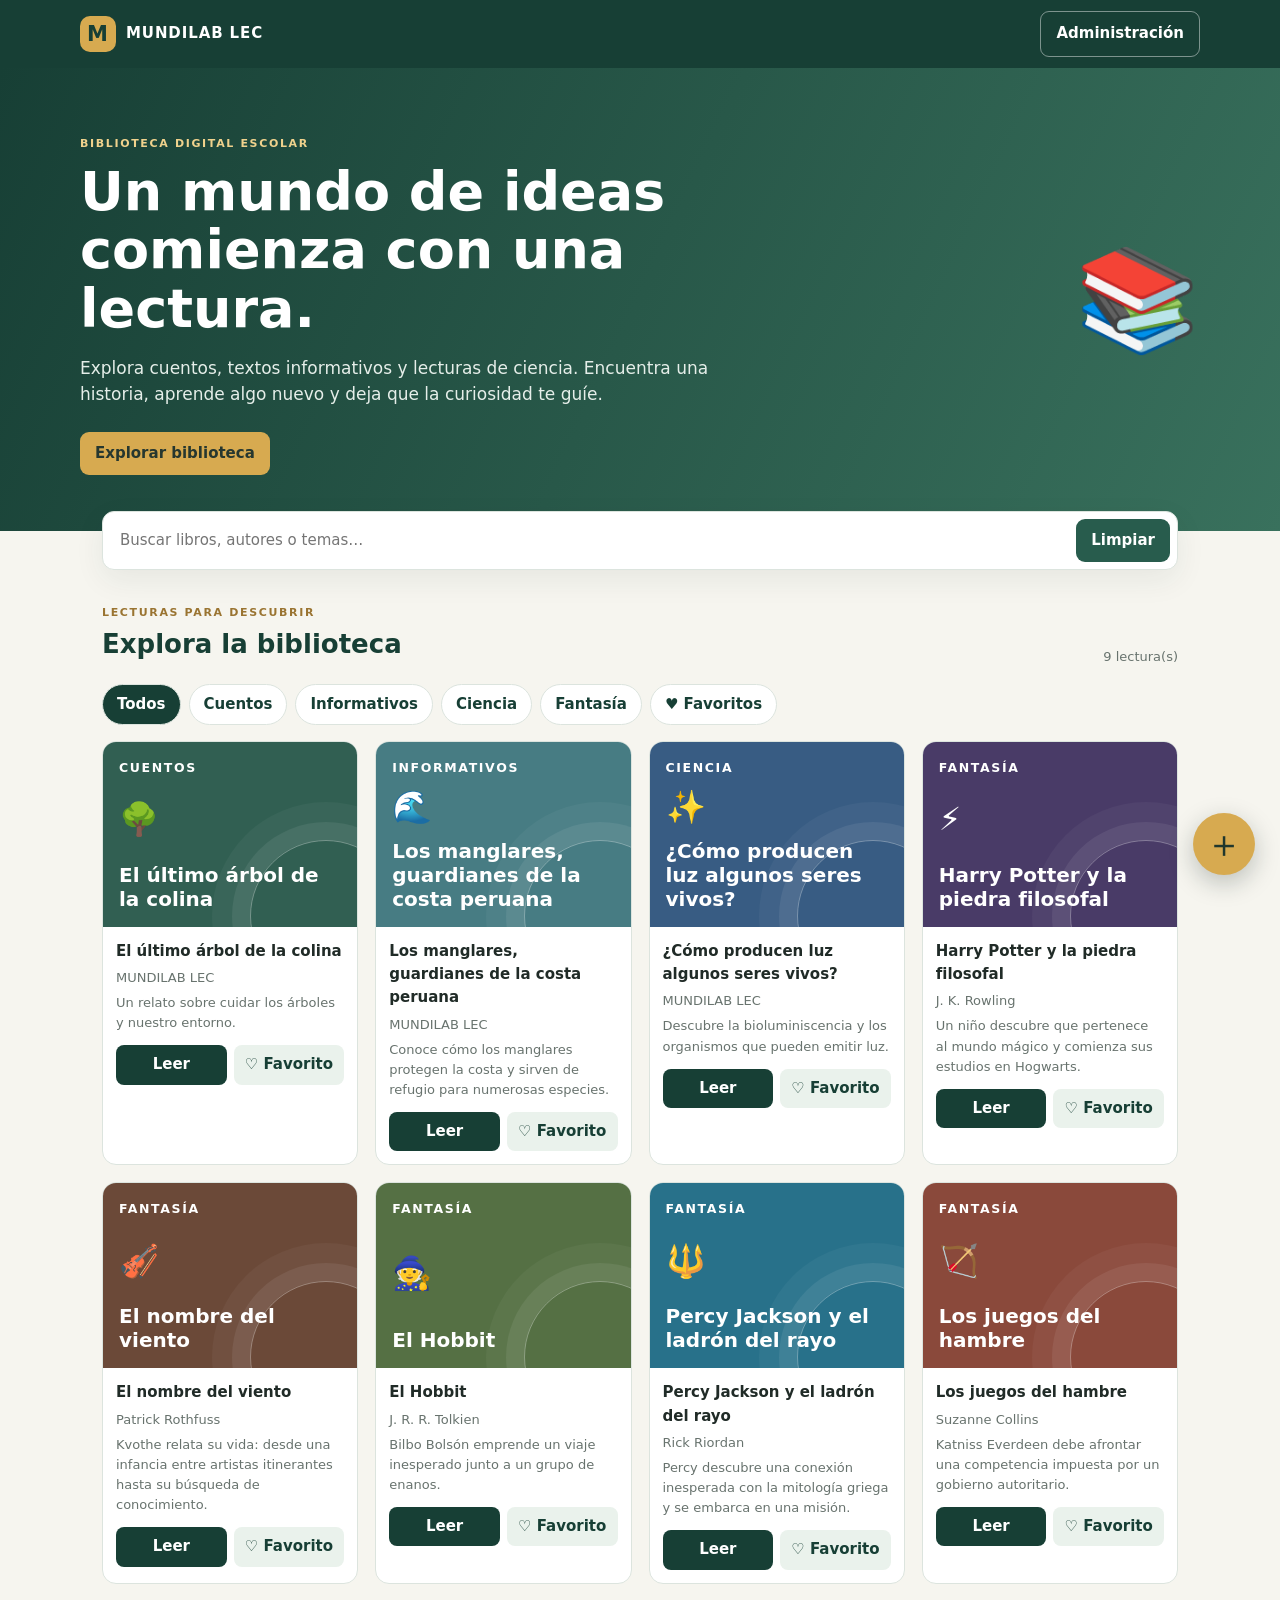
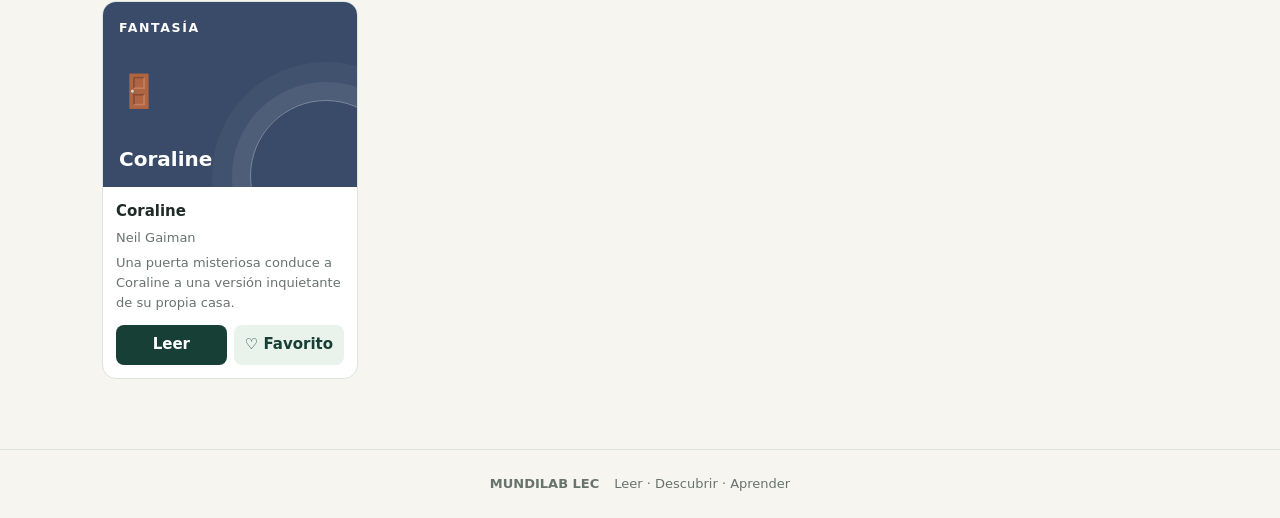
<file: index.html>
<!doctype html>
<html lang="es">
<head>
<meta charset="utf-8"><meta name="viewport" content="width=device-width,initial-scale=1">
<meta name="description" content="MUNDILAB LEC, biblioteca digital escolar para leer, descubrir y aprender.">
<meta name="theme-color" content="#173f35"><title>MUNDILAB LEC | Biblioteca digital</title>
<link rel="stylesheet" href="styles.css">
</head>
<body>
<header class="topbar"><a class="brand" href="#"><span class="brand-mark">M</span><span id="brandName">MUNDILAB LEC</span></a><button class="button outline" id="adminOpen">Administración</button></header>
<section class="hero"><div class="hero-inner"><div><p class="eyebrow">BIBLIOTECA DIGITAL ESCOLAR</p><h1 id="heroTitle">Un mundo de ideas comienza con una lectura.</h1><p id="heroText">Explora cuentos, textos informativos y lecturas de ciencia. Encuentra una historia, aprende algo nuevo y deja que la curiosidad te guíe.</p><a class="button gold" href="#catalogo">Explorar biblioteca</a></div><div class="hero-art" aria-hidden="true">📚</div></div></section>
<main class="container" id="catalogo"><div class="search-row"><input id="search" type="search" placeholder="Buscar libros, autores o temas…" aria-label="Buscar lecturas"><button class="button" id="clearSearch">Limpiar</button></div>
<div class="section-heading"><div><p class="eyebrow dark">LECTURAS PARA DESCUBRIR</p><h2>Explora la biblioteca</h2></div><span id="resultCount" class="muted"></span></div>
<nav class="filters" aria-label="Categorías"><button class="chip active" data-filter="Todos">Todos</button><button class="chip" data-filter="Cuentos">Cuentos</button><button class="chip" data-filter="Informativos">Informativos</button><button class="chip" data-filter="Ciencia">Ciencia</button><button class="chip" data-filter="Fantasía">Fantasía</button><button class="chip" data-filter="Favoritos">♥ Favoritos</button></nav>
<div id="bookGrid" class="book-grid"></div><p id="empty" class="empty hidden">No hay lecturas que coincidan con tu búsqueda.</p></main>
<button class="publish-fab" id="publishOpen" aria-label="Publicar una lectura" title="Publicar una lectura">＋</button>
<div class="modal" id="publishModal"><section class="publish-panel"><div class="modal-head"><b>＋ Compartir una lectura</b><button class="button outline" id="publishClose">Cerrar</button></div><div class="admin-content"><p class="publish-intro">Comparte una lectura propia o un material que tengas permiso para distribuir.</p><form id="publicForm"><div class="form-grid">
<label>Título<input id="publicTitle" required maxlength="120" placeholder="Nombre de la lectura"></label>
<label>Autor<input id="publicAuthor" maxlength="100" placeholder="Autor o creador"></label>
<label>Categoría<select id="publicCategory"><option>Cuentos</option><option>Informativos</option><option>Ciencia</option><option>Fantasía</option></select></label>
<label class="wide">Descripción<input id="publicDescription" maxlength="180" placeholder="¿De qué trata?" required></label>
<label class="wide">Adjuntar archivo (PDF, EPUB, DOCX o TXT)<div class="drop-zone" id="dropZone"><span>📎 Arrastra tu archivo aquí</span><small>o haz clic para seleccionarlo (máximo 15 MB)</small><input id="publicFile" type="file" accept=".pdf,.epub,.doc,.docx,.txt"></div><span id="fileName" class="muted">Ningún archivo seleccionado</span></label>
</div><p class="publish-warning">Aviso: por ahora, la publicación se guarda únicamente en el navegador donde se envía. Todavía no aparecerá en los dispositivos de otras personas. No subas datos personales ni obras protegidas que no tengas permiso para compartir.</p><div class="button-row"><button class="button" type="submit">Enviar lectura</button></div><p id="publicMessage" class="muted" role="status"></p></form></div></section></div>
<footer class="footer"><b id="footerName">MUNDILAB LEC</b><span>Leer · Descubrir · Aprender</span></footer>

<div class="modal" id="readerModal"><article class="reader"><div class="modal-head"><b>📖 Modo lectura</b><button class="button outline" id="readerClose">Cerrar</button></div><div id="readerContent" class="reader-content"></div></article></div>
<div class="modal" id="adminModal"><section class="admin"><div class="modal-head"><b>Panel de administración</b><button class="button outline" id="adminClose">Cerrar</button></div><div class="admin-content">
<p class="security-note"><b>Versión inicial:</b> esta contraseña solo protege la interfaz del navegador. No es seguridad real para una web pública porque el código puede inspeccionarse. Para uso público, conecta un servicio de autenticación y una base de datos; no publiques información privada.</p>
<div class="tabs"><button class="tab active" data-tab="books">Libros</button><button class="tab" data-tab="design">Diseño</button><button class="tab" data-tab="backup">Respaldo</button></div>
<section class="tab-panel active" id="panel-books"><h3 id="formTitle">Publicar una lectura</h3><form id="bookForm"><input id="bookId" type="hidden"><div class="form-grid">
<label>Título<input id="title" required maxlength="120"></label><label>Autor<input id="author"></label>
<label>Categoría<select id="category"><option>Cuentos</option><option>Informativos</option><option>Ciencia</option></select></label><label>Color de portada<input id="coverColor" type="color" value="#315f52"></label>
<label class="wide">Descripción<input id="description" maxlength="180"></label><label class="wide">Texto completo<textarea id="content" required rows="9"></textarea></label>
<label class="wide">Preguntas y respuestas (una por línea: pregunta | respuesta)<textarea id="questions" rows="4"></textarea></label><label class="wide">Vocabulario (una por línea: palabra: definición)<textarea id="vocabulary" rows="3"></textarea></label></div>
<div class="button-row"><button class="button" type="submit">Guardar lectura</button><button class="button secondary" type="button" id="resetForm">Limpiar</button></div><p id="formMessage" class="muted"></p></form><hr><h3>Lecturas publicadas</h3><div id="adminBookList" class="admin-list"></div></section>
<section class="tab-panel" id="panel-design"><h3>Personalizar la página</h3><div class="form-grid">
<label>Nombre del sitio<input id="siteName"></label><label>Color principal<input id="primaryColor" type="color"></label>
<label class="wide">Título principal<input id="siteTitle"></label><label class="wide">Texto de bienvenida<textarea id="siteText" rows="3"></textarea></label>
</div><div class="button-row"><button class="button" id="saveDesign">Guardar diseño</button><button class="button secondary" id="restoreDesign">Restaurar diseño</button></div><p id="designMessage" class="muted"></p></section>
<section class="tab-panel" id="panel-backup"><h3>Copias de seguridad</h3><p>Exporta tus libros y ajustes a un archivo JSON para conservarlos o trasladarlos.</p><div class="button-row"><button class="button" id="exportData">Exportar biblioteca</button><label class="button secondary file-label">Importar biblioteca<input id="importData" type="file" accept=".json,application/json" hidden></label></div><p id="backupMessage" class="muted"></p></section>
</div></section></div>
<script src="app.js"></script>
</body></html>
</file>
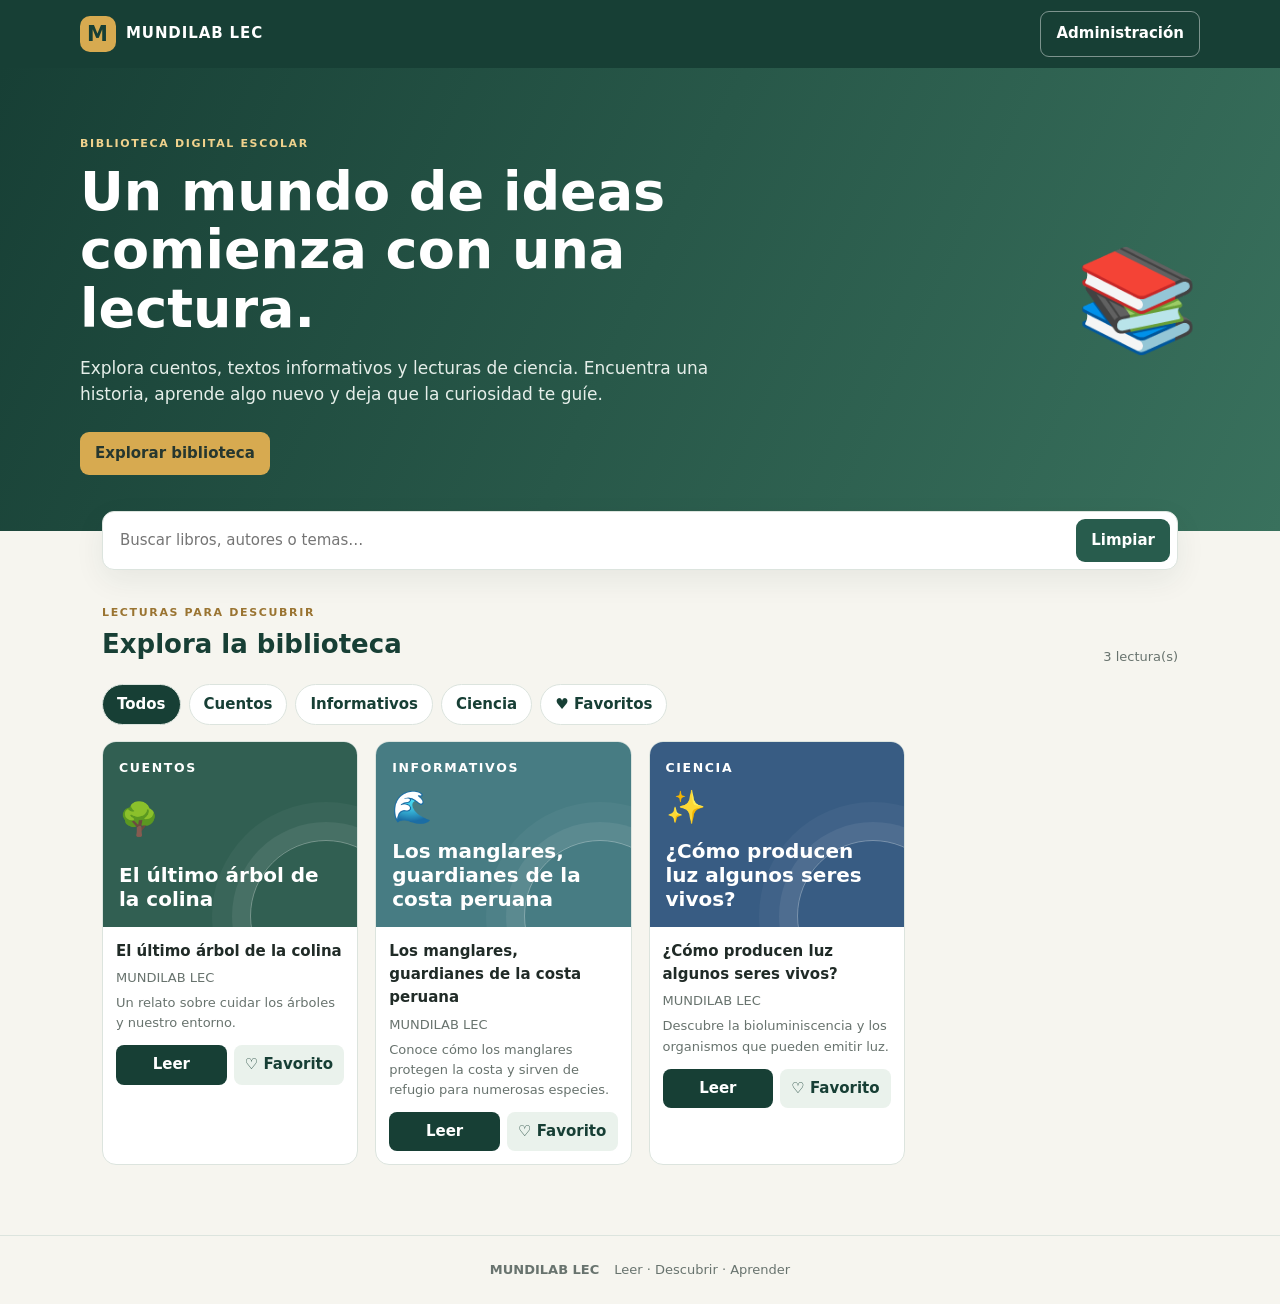
<file: mundilab_lec_codigo_abierto/index.html>
<!doctype html>
<html lang="es">
<head>
<meta charset="utf-8"><meta name="viewport" content="width=device-width,initial-scale=1">
<meta name="description" content="MUNDILAB LEC, biblioteca digital escolar para leer, descubrir y aprender.">
<meta name="theme-color" content="#173f35"><title>MUNDILAB LEC | Biblioteca digital</title>
<link rel="stylesheet" href="styles.css">
</head>
<body>
<header class="topbar"><a class="brand" href="#"><span class="brand-mark">M</span><span id="brandName">MUNDILAB LEC</span></a><button class="button outline" id="adminOpen">Administración</button></header>
<section class="hero"><div class="hero-inner"><div><p class="eyebrow">BIBLIOTECA DIGITAL ESCOLAR</p><h1 id="heroTitle">Un mundo de ideas comienza con una lectura.</h1><p id="heroText">Explora cuentos, textos informativos y lecturas de ciencia. Encuentra una historia, aprende algo nuevo y deja que la curiosidad te guíe.</p><a class="button gold" href="#catalogo">Explorar biblioteca</a></div><div class="hero-art" aria-hidden="true">📚</div></div></section>
<main class="container" id="catalogo"><div class="search-row"><input id="search" type="search" placeholder="Buscar libros, autores o temas…" aria-label="Buscar lecturas"><button class="button" id="clearSearch">Limpiar</button></div>
<div class="section-heading"><div><p class="eyebrow dark">LECTURAS PARA DESCUBRIR</p><h2>Explora la biblioteca</h2></div><span id="resultCount" class="muted"></span></div>
<nav class="filters" aria-label="Categorías"><button class="chip active" data-filter="Todos">Todos</button><button class="chip" data-filter="Cuentos">Cuentos</button><button class="chip" data-filter="Informativos">Informativos</button><button class="chip" data-filter="Ciencia">Ciencia</button><button class="chip" data-filter="Favoritos">♥ Favoritos</button></nav>
<div id="bookGrid" class="book-grid"></div><p id="empty" class="empty hidden">No hay lecturas que coincidan con tu búsqueda.</p></main>
<footer class="footer"><b id="footerName">MUNDILAB LEC</b><span>Leer · Descubrir · Aprender</span></footer>

<div class="modal" id="readerModal"><article class="reader"><div class="modal-head"><b>📖 Modo lectura</b><button class="button outline" id="readerClose">Cerrar</button></div><div id="readerContent" class="reader-content"></div></article></div>
<div class="modal" id="adminModal"><section class="admin"><div class="modal-head"><b>Panel de administración</b><button class="button outline" id="adminClose">Cerrar</button></div><div class="admin-content">
<p class="security-note"><b>Versión inicial:</b> esta contraseña solo protege la interfaz del navegador. No es seguridad real para una web pública porque el código puede inspeccionarse. Para uso público, conecta un servicio de autenticación y una base de datos; no publiques información privada.</p>
<div class="tabs"><button class="tab active" data-tab="books">Libros</button><button class="tab" data-tab="design">Diseño</button><button class="tab" data-tab="backup">Respaldo</button></div>
<section class="tab-panel active" id="panel-books"><h3 id="formTitle">Publicar una lectura</h3><form id="bookForm"><input id="bookId" type="hidden"><div class="form-grid">
<label>Título<input id="title" required maxlength="120"></label><label>Autor<input id="author"></label>
<label>Categoría<select id="category"><option>Cuentos</option><option>Informativos</option><option>Ciencia</option></select></label><label>Color de portada<input id="coverColor" type="color" value="#315f52"></label>
<label class="wide">Descripción<input id="description" maxlength="180"></label><label class="wide">Texto completo<textarea id="content" required rows="9"></textarea></label>
<label class="wide">Preguntas y respuestas (una por línea: pregunta | respuesta)<textarea id="questions" rows="4"></textarea></label><label class="wide">Vocabulario (una por línea: palabra: definición)<textarea id="vocabulary" rows="3"></textarea></label></div>
<div class="button-row"><button class="button" type="submit">Guardar lectura</button><button class="button secondary" type="button" id="resetForm">Limpiar</button></div><p id="formMessage" class="muted"></p></form><hr><h3>Lecturas publicadas</h3><div id="adminBookList" class="admin-list"></div></section>
<section class="tab-panel" id="panel-design"><h3>Personalizar la página</h3><div class="form-grid">
<label>Nombre del sitio<input id="siteName"></label><label>Color principal<input id="primaryColor" type="color"></label>
<label class="wide">Título principal<input id="siteTitle"></label><label class="wide">Texto de bienvenida<textarea id="siteText" rows="3"></textarea></label>
</div><div class="button-row"><button class="button" id="saveDesign">Guardar diseño</button><button class="button secondary" id="restoreDesign">Restaurar diseño</button></div><p id="designMessage" class="muted"></p></section>
<section class="tab-panel" id="panel-backup"><h3>Copias de seguridad</h3><p>Exporta tus libros y ajustes a un archivo JSON para conservarlos o trasladarlos.</p><div class="button-row"><button class="button" id="exportData">Exportar biblioteca</button><label class="button secondary file-label">Importar biblioteca<input id="importData" type="file" accept=".json,application/json" hidden></label></div><p id="backupMessage" class="muted"></p></section>
</div></section></div>
<script src="app.js"></script>
</body></html>
</file>
<file: styles.css>
:root{--primary:#173f35;--primary2:#285c4d;--paper:#f6f5ef;--ink:#202b27;--muted:#68736e;--line:#dce4de;--gold:#d7aa50;--mint:#eaf2ec}
*{box-sizing:border-box}html{scroll-behavior:smooth}body{margin:0;background:var(--paper);color:var(--ink);font:15px/1.55 system-ui,Arial,sans-serif}button,input,textarea,select{font:inherit}button{cursor:pointer}.topbar{height:68px;background:var(--primary);color:white;padding:0 max(20px,calc((100% - 1120px)/2));display:flex;align-items:center;justify-content:space-between;position:sticky;top:0;z-index:5}.brand{display:flex;align-items:center;gap:10px;color:white;text-decoration:none;font-weight:900;letter-spacing:.06em}.brand-mark{display:grid;place-items:center;width:36px;height:36px;border-radius:10px;background:var(--gold);color:var(--primary);font-size:21px}.button{border:0;border-radius:9px;padding:10px 15px;background:var(--primary2);color:white;font-weight:750;text-decoration:none;display:inline-flex;align-items:center;justify-content:center}.button.outline{background:transparent;border:1px solid #ffffff70;color:white}.button.gold{background:var(--gold);color:#26372f}.button.secondary{background:white;color:var(--primary);border:1px solid var(--line)}.hero{background:linear-gradient(115deg,#173f35,#39715d);color:white;padding:56px 22px}.hero-inner{max-width:1120px;margin:auto;display:flex;align-items:center;justify-content:space-between;gap:25px}.hero h1{font-size:clamp(34px,5vw,54px);line-height:1.08;max-width:720px;margin:9px 0}.hero p:not(.eyebrow){max-width:650px;color:#e5eee9;font-size:17px;margin-bottom:24px}.eyebrow{font-size:11px;letter-spacing:.15em;font-weight:850;color:#f0d28d}.eyebrow.dark{color:#9a7431;margin:0}.hero-art{font-size:100px}.container{max-width:1120px;margin:30px auto 70px;padding:0 22px}.search-row{display:flex;gap:8px;background:white;border:1px solid var(--line);padding:7px;border-radius:12px;margin-top:-50px;position:relative;box-shadow:0 10px 30px #173f3512}.search-row input{flex:1;min-width:0;border:0;outline:0;padding:10px}.section-heading{display:flex;justify-content:space-between;align-items:end;margin:34px 0 15px}.section-heading h2{color:var(--primary);font-size:26px;margin:3px 0}.muted{color:var(--muted);font-size:13px}.filters{display:flex;gap:8px;flex-wrap:wrap;margin:16px 0}.chip{background:white;border:1px solid var(--line);border-radius:30px;padding:8px 14px;color:var(--primary);font-weight:700}.chip.active{background:var(--primary);color:white}.book-grid{display:grid;grid-template-columns:repeat(auto-fill,minmax(210px,1fr));gap:17px}.book-card{background:white;border:1px solid var(--line);border-radius:14px;overflow:hidden}.cover{height:185px;padding:16px;color:white;display:flex;flex-direction:column;justify-content:space-between;position:relative;overflow:hidden}.cover:after{content:"";position:absolute;width:150px;height:150px;border:1px solid #ffffff55;border-radius:50%;right:-45px;bottom:-65px;box-shadow:0 0 0 18px #ffffff12,0 0 0 38px #ffffff0a}.cover small{font-weight:800;letter-spacing:.13em;text-transform:uppercase}.cover .symbol{font-size:32px}.cover h3{margin:0;font-size:20px;line-height:1.2;z-index:1}.card-info{padding:13px}.card-info p{color:var(--muted);font-size:13px;margin:5px 0}.card-actions{display:flex;gap:7px;margin-top:12px}.card-actions button{flex:1;border:0;border-radius:8px;padding:8px;font-weight:750}.read-btn{background:var(--primary);color:white}.fav-btn{background:var(--mint);color:var(--primary)}.empty{padding:30px;text-align:center;border:1px dashed var(--line);border-radius:12px;color:var(--muted)}.hidden{display:none!important}.footer{border-top:1px solid var(--line);padding:24px;display:flex;justify-content:center;gap:15px;color:var(--muted);font-size:13px}.modal{display:none;position:fixed;inset:0;z-index:10;background:#101b17b8;padding:18px;overflow:auto}.modal.show{display:block}.reader,.admin{max-width:900px;margin:22px auto;background:white;border-radius:15px;overflow:hidden}.admin{max-width:980px}.modal-head{background:var(--primary);color:white;padding:14px 19px;display:flex;align-items:center;justify-content:space-between}.reader-content{max-width:780px;margin:auto;padding:clamp(22px,5vw,52px)}.reader-content h2{font: bold 35px/1.15 Georgia,serif;color:var(--primary)}.reader-text{white-space:pre-wrap;font:18px/1.85 Georgia,serif}.qa{background:var(--mint);border-radius:9px;padding:12px;margin:9px 0}.qa summary{font-weight:750;cursor:pointer}.vocab{display:flex;gap:8px;flex-wrap:wrap}.vocab span{background:#f5f0e5;padding:8px 10px;border-radius:8px}.admin-content{padding:20px}.security-note{background:#fbf5e8;border-left:4px solid var(--gold);padding:12px;border-radius:8px;color:#5c4b2d;font-size:13px}.tabs{display:flex;gap:8px;flex-wrap:wrap;border-bottom:1px solid var(--line);padding-bottom:12px;margin:18px 0}.tab{border:0;border-radius:8px;padding:9px 13px;background:#f0f4f1;color:var(--primary);font-weight:750}.tab.active{background:var(--primary);color:white}.tab-panel{display:none}.tab-panel.active{display:block}.form-grid{display:grid;grid-template-columns:1fr 1fr;gap:12px}.form-grid label{display:flex;flex-direction:column;gap:5px;font-size:13px;font-weight:750;color:var(--primary)}.form-grid input,.form-grid textarea,.form-grid select{width:100%;border:1px solid var(--line);border-radius:8px;padding:10px;color:var(--ink);background:white}.form-grid .wide{grid-column:1/-1}.button-row{display:flex;gap:8px;flex-wrap:wrap;margin:14px 0}.admin-list{display:grid;gap:8px}.admin-item{display:flex;justify-content:space-between;align-items:center;gap:12px;border:1px solid var(--line);border-radius:9px;padding:10px}.admin-item small{display:block;color:var(--muted)}.admin-item button{border:0;border-radius:7px;padding:7px 10px;background:var(--mint);color:var(--primary);font-weight:700}.admin-item .delete{background:#f8e9e7;color:#9b342e}.file-label{cursor:pointer}@media(max-width:650px){.hero-art{display:none}.topbar{padding:0 13px}.hero{padding:42px 20px}.form-grid{grid-template-columns:1fr}.form-grid .wide{grid-column:auto}.admin-item{align-items:flex-start;flex-direction:column}.footer{flex-direction:column;align-items:center;gap:3px}}
/* Botón flotante y formulario para compartir lecturas */
.publish-fab{position:fixed;right:25px;bottom:25px;z-index:8;width:62px;height:62px;border:0;border-radius:50%;background:var(--gold);color:#20372d;font-size:38px;line-height:1;box-shadow:0 8px 25px #14251e40;transition:transform .18s,box-shadow .18s}.publish-fab:hover{transform:translateY(-3px);box-shadow:0 12px 28px #14251e55}.publish-panel{max-width:760px;margin:22px auto;background:white;border-radius:15px;overflow:hidden}.publish-intro{color:var(--muted);margin-top:0}.drop-zone{position:relative;display:flex;min-height:110px;flex-direction:column;align-items:center;justify-content:center;gap:5px;border:2px dashed #a9bdb1;border-radius:10px;background:#f7faf7;color:var(--primary);padding:15px;text-align:center;cursor:pointer}.drop-zone small{color:var(--muted);font-weight:400}.drop-zone input{position:absolute;inset:0;width:100%;height:100%;opacity:0;cursor:pointer}.drop-zone.dragover{background:#eaf2ec;border-color:var(--primary)}.publish-warning,.attachment-note{font-size:13px;color:#66552f;background:#fbf5e8;border-radius:8px;padding:11px}.attachment-note{margin-top:20px}.cover small{z-index:1}.publish-fab:focus-visible,.drop-zone:focus-within{outline:3px solid #d7aa50;outline-offset:3px}
@media(max-width:650px){.publish-fab{right:16px;bottom:16px;width:56px;height:56px}.publish-panel{margin:4px auto}.publish-panel .admin-content{padding:15px}}
</file>
<file: mundilab_lec_codigo_abierto/styles.css>
:root{--primary:#173f35;--primary2:#285c4d;--paper:#f6f5ef;--ink:#202b27;--muted:#68736e;--line:#dce4de;--gold:#d7aa50;--mint:#eaf2ec}
*{box-sizing:border-box}html{scroll-behavior:smooth}body{margin:0;background:var(--paper);color:var(--ink);font:15px/1.55 system-ui,Arial,sans-serif}button,input,textarea,select{font:inherit}button{cursor:pointer}.topbar{height:68px;background:var(--primary);color:white;padding:0 max(20px,calc((100% - 1120px)/2));display:flex;align-items:center;justify-content:space-between;position:sticky;top:0;z-index:5}.brand{display:flex;align-items:center;gap:10px;color:white;text-decoration:none;font-weight:900;letter-spacing:.06em}.brand-mark{display:grid;place-items:center;width:36px;height:36px;border-radius:10px;background:var(--gold);color:var(--primary);font-size:21px}.button{border:0;border-radius:9px;padding:10px 15px;background:var(--primary2);color:white;font-weight:750;text-decoration:none;display:inline-flex;align-items:center;justify-content:center}.button.outline{background:transparent;border:1px solid #ffffff70;color:white}.button.gold{background:var(--gold);color:#26372f}.button.secondary{background:white;color:var(--primary);border:1px solid var(--line)}.hero{background:linear-gradient(115deg,#173f35,#39715d);color:white;padding:56px 22px}.hero-inner{max-width:1120px;margin:auto;display:flex;align-items:center;justify-content:space-between;gap:25px}.hero h1{font-size:clamp(34px,5vw,54px);line-height:1.08;max-width:720px;margin:9px 0}.hero p:not(.eyebrow){max-width:650px;color:#e5eee9;font-size:17px;margin-bottom:24px}.eyebrow{font-size:11px;letter-spacing:.15em;font-weight:850;color:#f0d28d}.eyebrow.dark{color:#9a7431;margin:0}.hero-art{font-size:100px}.container{max-width:1120px;margin:30px auto 70px;padding:0 22px}.search-row{display:flex;gap:8px;background:white;border:1px solid var(--line);padding:7px;border-radius:12px;margin-top:-50px;position:relative;box-shadow:0 10px 30px #173f3512}.search-row input{flex:1;min-width:0;border:0;outline:0;padding:10px}.section-heading{display:flex;justify-content:space-between;align-items:end;margin:34px 0 15px}.section-heading h2{color:var(--primary);font-size:26px;margin:3px 0}.muted{color:var(--muted);font-size:13px}.filters{display:flex;gap:8px;flex-wrap:wrap;margin:16px 0}.chip{background:white;border:1px solid var(--line);border-radius:30px;padding:8px 14px;color:var(--primary);font-weight:700}.chip.active{background:var(--primary);color:white}.book-grid{display:grid;grid-template-columns:repeat(auto-fill,minmax(210px,1fr));gap:17px}.book-card{background:white;border:1px solid var(--line);border-radius:14px;overflow:hidden}.cover{height:185px;padding:16px;color:white;display:flex;flex-direction:column;justify-content:space-between;position:relative;overflow:hidden}.cover:after{content:"";position:absolute;width:150px;height:150px;border:1px solid #ffffff55;border-radius:50%;right:-45px;bottom:-65px;box-shadow:0 0 0 18px #ffffff12,0 0 0 38px #ffffff0a}.cover small{font-weight:800;letter-spacing:.13em;text-transform:uppercase}.cover .symbol{font-size:32px}.cover h3{margin:0;font-size:20px;line-height:1.2;z-index:1}.card-info{padding:13px}.card-info p{color:var(--muted);font-size:13px;margin:5px 0}.card-actions{display:flex;gap:7px;margin-top:12px}.card-actions button{flex:1;border:0;border-radius:8px;padding:8px;font-weight:750}.read-btn{background:var(--primary);color:white}.fav-btn{background:var(--mint);color:var(--primary)}.empty{padding:30px;text-align:center;border:1px dashed var(--line);border-radius:12px;color:var(--muted)}.hidden{display:none!important}.footer{border-top:1px solid var(--line);padding:24px;display:flex;justify-content:center;gap:15px;color:var(--muted);font-size:13px}.modal{display:none;position:fixed;inset:0;z-index:10;background:#101b17b8;padding:18px;overflow:auto}.modal.show{display:block}.reader,.admin{max-width:900px;margin:22px auto;background:white;border-radius:15px;overflow:hidden}.admin{max-width:980px}.modal-head{background:var(--primary);color:white;padding:14px 19px;display:flex;align-items:center;justify-content:space-between}.reader-content{max-width:780px;margin:auto;padding:clamp(22px,5vw,52px)}.reader-content h2{font: bold 35px/1.15 Georgia,serif;color:var(--primary)}.reader-text{white-space:pre-wrap;font:18px/1.85 Georgia,serif}.qa{background:var(--mint);border-radius:9px;padding:12px;margin:9px 0}.qa summary{font-weight:750;cursor:pointer}.vocab{display:flex;gap:8px;flex-wrap:wrap}.vocab span{background:#f5f0e5;padding:8px 10px;border-radius:8px}.admin-content{padding:20px}.security-note{background:#fbf5e8;border-left:4px solid var(--gold);padding:12px;border-radius:8px;color:#5c4b2d;font-size:13px}.tabs{display:flex;gap:8px;flex-wrap:wrap;border-bottom:1px solid var(--line);padding-bottom:12px;margin:18px 0}.tab{border:0;border-radius:8px;padding:9px 13px;background:#f0f4f1;color:var(--primary);font-weight:750}.tab.active{background:var(--primary);color:white}.tab-panel{display:none}.tab-panel.active{display:block}.form-grid{display:grid;grid-template-columns:1fr 1fr;gap:12px}.form-grid label{display:flex;flex-direction:column;gap:5px;font-size:13px;font-weight:750;color:var(--primary)}.form-grid input,.form-grid textarea,.form-grid select{width:100%;border:1px solid var(--line);border-radius:8px;padding:10px;color:var(--ink);background:white}.form-grid .wide{grid-column:1/-1}.button-row{display:flex;gap:8px;flex-wrap:wrap;margin:14px 0}.admin-list{display:grid;gap:8px}.admin-item{display:flex;justify-content:space-between;align-items:center;gap:12px;border:1px solid var(--line);border-radius:9px;padding:10px}.admin-item small{display:block;color:var(--muted)}.admin-item button{border:0;border-radius:7px;padding:7px 10px;background:var(--mint);color:var(--primary);font-weight:700}.admin-item .delete{background:#f8e9e7;color:#9b342e}.file-label{cursor:pointer}@media(max-width:650px){.hero-art{display:none}.topbar{padding:0 13px}.hero{padding:42px 20px}.form-grid{grid-template-columns:1fr}.form-grid .wide{grid-column:auto}.admin-item{align-items:flex-start;flex-direction:column}.footer{flex-direction:column;align-items:center;gap:3px}}
</file>
